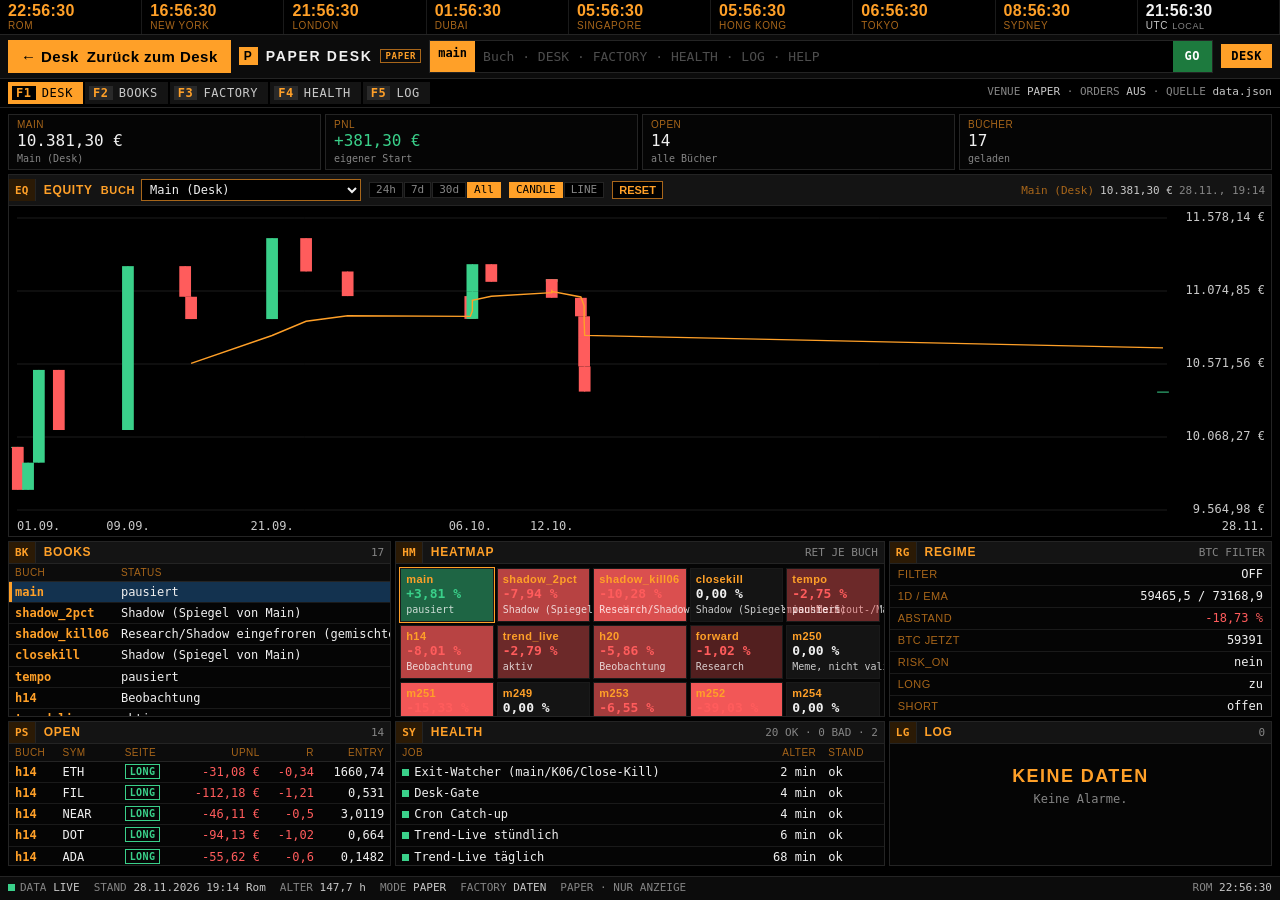
<file: kdx7rm0d02jwymx0ndu94w3n/terminal.html>
<!doctype html>
<html lang="de">
<head>
<meta charset="utf-8">
<meta name="viewport" content="width=device-width, initial-scale=1">
<meta name="robots" content="noindex,nofollow,noarchive,nosnippet">
<meta name="referrer" content="no-referrer">
<title>Paper-Desk Terminal</title>
<link rel="icon" href="data:image/svg+xml,%3Csvg xmlns='http://www.w3.org/2000/svg' viewBox='0 0 16 16'%3E%3Crect width='16' height='16' fill='%23000'/%3E%3Crect x='2' y='2' width='12' height='12' fill='none' stroke='%23ffa028'/%3E%3C/svg%3E">
<link rel="stylesheet" href="terminal.css?v=5">
<!--
  Look adapted from the Classifier Trading Terminal in
  https://github.com/zadescoxp/calibrain-harness
  Copyright (c) 2026 zadescoxp and Calibrain Harness contributors, MIT License.
  The full permission notice is in terminal.css.
-->
</head>
<body>
<div class="clocks" id="clocks"></div>
<header class="cmdbar">
  <a class="back-desk" id="back-desk" href="index.html">← Desk <span>Zurück zum Desk</span></a>
  <div class="brand" title="Paper-Desk Terminal. Nur Anzeige, keine Orders.">
    <span class="brand-mark">P</span>
    <span class="brand-name">PAPER DESK</span>
    <span class="brand-tag">PAPER</span>
  </div>
  <form class="cmd" id="cmd-form" autocomplete="off">
    <span class="cmd-sec" id="cmd-sec">PAPER</span>
    <input id="cmd" spellcheck="false" placeholder="Buch · DESK · FACTORY · HEALTH · LOG · HELP" aria-label="Befehl">
    <button class="go" type="submit">GO</button>
  </form>
  <div class="cmd-right">
    <a class="kbtn amber" id="to-desk" href="index.html">DESK</a>
  </div>
</header>
<nav class="fkeys" aria-label="Ansichten">
  <button type="button" data-view="desk"><b>F1</b>DESK</button>
  <button type="button" data-view="books"><b>F2</b>BOOKS</button>
  <button type="button" data-view="factory"><b>F3</b>FACTORY</button>
  <button type="button" data-view="health"><b>F4</b>HEALTH</button>
  <button type="button" data-view="log"><b>F5</b>LOG</button>
  <span class="fk-spacer"></span>
  <span class="venue">VENUE <b>PAPER</b> · ORDERS <b>AUS</b> · QUELLE <b>data.json</b></span>
</nav>
<div id="booterr" class="alert crit" hidden></div>
<div id="hint" class="alert" hidden></div>

<section id="view-desk" class="view on">
  <div class="strip" id="strip"></div>
  <div class="grid-desk">
    <section class="pnl a-books">
      <div class="ph"><span class="code">BK</span>BOOKS<span class="ph-r" id="bk-count">–</span></div>
      <div class="pb tight scroll" id="books" data-scroll></div>
    </section>
    <section class="pnl a-chart">
      <div class="ph chart-ph">
        <span class="code">EQ</span>EQUITY
        <label class="book-pick">BUCH
          <select id="book-pick" aria-label="Buch für die Equity-Kurve"></select>
        </label>
        <span class="seg" id="seg-series">
          <button type="button" data-set="series" data-val="comb">COMB</button>
          <button type="button" data-set="series" data-val="book">BOOK</button>
        </span>
        <span class="seg" id="seg-range">
          <button type="button" data-set="range" data-val="24h">24h</button>
          <button type="button" data-set="range" data-val="7d">7d</button>
          <button type="button" data-set="range" data-val="30d">30d</button>
          <button type="button" data-set="range" data-val="all">All</button>
        </span>
        <span class="seg">
          <button type="button" data-set="mode" data-val="candle">CANDLE</button>
          <button type="button" data-set="mode" data-val="line">LINE</button>
        </span>
        <button type="button" class="mini" id="zoom-reset">RESET</button>
        <span class="ph-r ohlc" id="ohlc"></span>
      </div>
      <div class="pb chart-wrap"><div class="chart-host" id="chart-host"><canvas id="chart"></canvas><div id="chart-tip" class="chart-tip" hidden></div></div></div>
    </section>
    <section class="pnl a-regime">
      <div class="ph"><span class="code">RG</span>REGIME<span class="ph-r">BTC FILTER</span></div>
      <div class="pb tight scroll" id="regime" data-scroll></div>
    </section>
    <section class="pnl a-pos">
      <div class="ph"><span class="code">PS</span>OPEN<span class="ph-r" id="pos-count">–</span></div>
      <div class="pb tight scroll" id="pos" data-scroll></div>
    </section>
    <section class="pnl a-heat">
      <div class="ph"><span class="code">HM</span>HEATMAP<span class="ph-r">RET JE BUCH</span></div>
      <div class="pb tight scroll" id="heat" data-scroll></div>
    </section>
    <section class="pnl a-health">
      <div class="ph"><span class="code">SY</span>HEALTH<span class="ph-r" id="health-count">–</span></div>
      <div class="pb tight scroll" id="health" data-scroll></div>
    </section>
    <section class="pnl a-log">
      <div class="ph"><span class="code">LG</span>LOG<span class="ph-r" id="log-count">–</span></div>
      <div class="pb tight scroll" id="log" data-scroll></div>
    </section>
  </div>
</section>

<section id="view-books" class="view">
  <section class="pnl">
    <div class="ph"><span class="code">BK</span>BOOKS<span class="ph-r">Zeile wählt das Buch für F1</span></div>
    <div class="pb tight scroll" id="books-full" data-scroll></div>
  </section>
</section>

<section id="view-factory" class="view">
  <div id="factory"></div>
</section>

<section id="view-health" class="view">
  <div class="stack" id="health-full"></div>
</section>

<section id="view-log" class="view">
  <div class="stack" id="log-full"></div>
</section>

<footer class="statusline" id="status"></footer>
<script src="terminal.js?v=8"></script>
</body>
</html>
</file>
<file: kdx7rm0d02jwymx0ndu94w3n/terminal.css>
/* Paper-Desk Terminal.
   Look adapted from the Classifier Trading Terminal,
   Copyright (c) 2026 zadescoxp and Calibrain Harness contributors.
   https://github.com/zadescoxp/calibrain-harness
   MIT License:

   Permission is hereby granted, free of charge, to any person obtaining a copy
   of this software and associated documentation files (the "Software"), to deal
   in the Software without restriction, including without limitation the rights
   to use, copy, modify, merge, publish, distribute, sublicense, and/or sell
   copies of the Software, and to permit persons to whom the Software is
   furnished to do so, subject to the following conditions:

   The above copyright notice and this permission notice shall be included in all
   copies or substantial portions of the Software.

   THE SOFTWARE IS PROVIDED "AS IS", WITHOUT WARRANTY OF ANY KIND, EXPRESS OR
   IMPLIED, INCLUDING BUT NOT LIMITED TO THE WARRANTIES OF MERCHANTABILITY,
   FITNESS FOR A PARTICULAR PURPOSE AND NONINFRINGEMENT. IN NO EVENT SHALL THE
   AUTHORS OR COPYRIGHT HOLDERS BE LIABLE FOR ANY CLAIM, DAMAGES OR OTHER
   LIABILITY, WHETHER IN AN ACTION OF CONTRACT, TORT OR OTHERWISE, ARISING FROM,
   OUT OF OR IN CONNECTION WITH THE SOFTWARE OR THE USE OR OTHER DEALINGS IN THE
   SOFTWARE.

   Chart drawing and the paper-desk data binding are original to this page.
   Hierarchy comes from brightness (amber labels, white values, grey context).
   Direction is never colour-only: values carry a sign or a PASS/FAIL word. */

:root {
  color-scheme: dark;
  --bg: #000;
  --panel: #050505;
  --bar: #141414;
  --bar-2: #0c0c0c;
  --line: #242424;
  --line-2: #1a1a1a;
  --amber: #ffa028;
  --amber-dim: #a8661a;
  --text: #f0f0f0;
  --text-2: #c8c8c8;
  --muted: #858585;
  --up: #3ad08a;
  --down: #ff5c5c;
  --sel: #13324f;
  --warn: #fab219;
  --mono: ui-monospace, "SFMono-Regular", "DejaVu Sans Mono", "Liberation Mono", Menlo, Consolas, monospace;
  --cond: "Arial Narrow", "Roboto Condensed", "Liberation Sans", "Helvetica Neue", system-ui, sans-serif;
}
* { box-sizing: border-box; }
html, body { background: var(--bg); overflow-x: clip; max-width: 100%; }
body {
  margin: 0;
  color: var(--text);
  font: 12px/1.35 var(--mono);
  font-variant-numeric: tabular-nums;
  -webkit-font-smoothing: antialiased;
  padding-bottom: 26px;
}
button, input { font: inherit; color: inherit; }
button { cursor: pointer; }
a { color: var(--amber); text-decoration: none; }
a:hover { text-decoration: underline; }
:focus-visible { outline: 1px solid var(--amber); outline-offset: 1px; }
.muted { color: var(--muted); }
.amb { color: var(--amber); }
.up { color: var(--up); }
.dn { color: var(--down); }
.w { color: var(--text); }

.clocks { display: grid; grid-template-columns: repeat(9, minmax(0, 1fr)); background: #000; border-bottom: 1px solid var(--line); }
.clock { padding: 3px 8px 2px; border-right: 1px solid var(--line-2); min-width: 0; }
.clock .t { color: var(--amber); font: 600 16px/1.05 var(--cond); letter-spacing: .02em; }
.clock .c { color: var(--amber-dim); font: 500 10px/1.2 var(--cond); text-transform: uppercase; letter-spacing: .06em; white-space: nowrap; overflow: hidden; text-overflow: ellipsis; }
.clock.local .t { color: var(--text); }
.clock.local .c { color: var(--text-2); }
.clock .mk { font-size: 9px; margin-left: 4px; color: var(--muted); }

.cmdbar { display: flex; align-items: stretch; gap: 8px; background: var(--bar-2); border-bottom: 1px solid var(--line); padding: 5px 8px; flex-wrap: wrap; }
.brand { display: flex; align-items: center; gap: 8px; }
.brand-mark { background: var(--amber); color: #000; font: 700 12px var(--cond); padding: 2px 5px; letter-spacing: .08em; }
.brand-name { font: 700 14px var(--cond); letter-spacing: .12em; color: var(--text); white-space: nowrap; }
.brand-tag { font: 600 9px var(--mono); color: var(--amber); border: 1px solid var(--amber-dim); padding: 1px 4px; letter-spacing: .08em; }
.cmd { flex: 1; display: flex; min-width: 180px; border: 1px solid var(--line); background: #000; }
.cmd-sec { background: var(--amber); color: #000; font-weight: 600; padding: 4px 8px; white-space: nowrap; }
.cmd input { flex: 1; min-width: 0; background: #000; border: 0; color: var(--text); font: 13px var(--mono); padding: 4px 8px; outline: none; text-transform: uppercase; caret-color: var(--amber); }
.cmd input::placeholder { color: #4d4d4d; text-transform: none; }
.go { background: #1d7a3e; color: #fff; border: 0; font-weight: 600; padding: 0 12px; letter-spacing: .05em; }
.cmd-right { display: flex; gap: 6px; align-items: center; }
.kbtn { background: var(--bar); color: var(--text-2); border: 1px solid var(--line); padding: 3px 9px; letter-spacing: .04em; font-weight: 500; display: inline-flex; align-items: center; }
a.kbtn:hover { text-decoration: none; color: var(--text); border-color: var(--muted); }
.kbtn.amber { background: var(--amber); color: #000; border-color: var(--amber); font-weight: 700; }
.back-desk { display: inline-flex; align-items: center; gap: 8px; background: var(--amber); color: #000; font: 700 15px/1 var(--cond); letter-spacing: .03em; padding: 8px 12px; border: 1px solid var(--amber); text-decoration: none; white-space: nowrap; }
.back-desk span { font-weight: 600; }
.back-desk:hover { text-decoration: none; background: #ffc46a; color: #000; }

.fkeys { display: flex; gap: 2px; padding: 3px 8px; background: #000; border-bottom: 1px solid var(--line); overflow-x: auto; align-items: center; }
.fkeys button { background: var(--bar); color: var(--text-2); border: 0; padding: 3px 10px 3px 4px; font-weight: 500; letter-spacing: .05em; white-space: nowrap; }
.fkeys button b { background: #2a2a2a; color: var(--amber); padding: 0 4px; margin-right: 6px; font-weight: 600; }
.fkeys button.on { background: var(--amber); color: #000; }
.fkeys button.on b { background: #000; color: var(--amber); }
.fk-spacer { flex: 1; }
.venue { color: var(--muted); white-space: nowrap; font-size: 11px; }
.venue b { color: var(--text-2); font-weight: 500; }

.alert { margin: 6px 8px 0; padding: 5px 8px; border-left: 3px solid var(--warn); background: #161106; color: var(--text); }
.alert b { color: var(--warn); }
.alert.crit { border-color: var(--down); background: #1a0808; }
.alert.crit b { color: var(--down); }

.view { display: none; }
#view-desk.on { display: flex; flex-direction: column; min-height: 0; }
.view.on:not(#view-desk) { display: block; padding: 6px 8px 12px; }
.view.on:not(#view-desk) .pnl { margin-bottom: 4px; }

.strip { display: grid; grid-template-columns: repeat(auto-fit, minmax(120px, 1fr)); gap: 4px; margin: 6px 8px 0; }
.cell { background: var(--panel); border: 1px solid var(--line); padding: 4px 8px; min-width: 0; }
.cell .l { color: var(--amber-dim); font: 500 10px var(--cond); text-transform: uppercase; letter-spacing: .05em; white-space: nowrap; overflow: hidden; text-overflow: ellipsis; }
.cell .n { font-size: 16px; font-weight: 500; white-space: nowrap; overflow: hidden; text-overflow: ellipsis; }
.cell .s { color: var(--muted); font-size: 10px; white-space: nowrap; overflow: hidden; text-overflow: ellipsis; }

.pnl { background: var(--panel); border: 1px solid var(--line); display: flex; flex-direction: column; min-width: 0; min-height: 0; }
.ph { display: flex; align-items: center; gap: 8px; background: var(--bar); border-bottom: 1px solid var(--line); padding: 0 6px 0 0; height: 22px; color: var(--amber); font: 600 12px var(--cond); letter-spacing: .06em; text-transform: uppercase; white-space: nowrap; overflow: hidden; flex: none; }
.ph .code { background: #2b1a05; color: var(--amber); font: 600 11px var(--mono); padding: 0 6px; height: 100%; display: flex; align-items: center; border-right: 1px solid var(--line); letter-spacing: .02em; text-transform: none; }
.ph-r { margin-left: auto; color: var(--muted); font: 400 11px var(--mono); text-transform: none; letter-spacing: 0; display: flex; gap: 6px; align-items: center; min-width: 0; }
.pb { padding: 6px 8px; flex: 1; min-height: 0; overflow: hidden; position: relative; }
.pb.tight { padding: 0; }
.pb.scroll { overflow: auto; }

.grid-desk {
  display: grid;
  gap: 4px;
  margin: 4px 8px 8px;
  min-height: 0;
  flex: 1;
  grid-template-columns: minmax(200px, 0.9fr) minmax(0, 1.15fr) minmax(200px, 0.9fr);
  grid-template-rows: minmax(0, 1.75fr) minmax(0, 0.85fr) minmax(0, 0.7fr);
  grid-template-areas: "chart chart chart" "books heat regime" "pos health log";
}
.a-books { grid-area: books; }
.a-chart { grid-area: chart; }
.a-regime { grid-area: regime; }
.a-pos { grid-area: pos; }
.a-heat { grid-area: heat; }
.a-health { grid-area: health; }
.a-log { grid-area: log; }

@media (min-width: 1101px) {
  html, body { height: 100%; }
  body { overflow: hidden; display: flex; flex-direction: column; }
  #view-desk.on { flex: 1; overflow: hidden; min-height: 0; }
  #view-factory.on, #view-books.on, #view-health.on, #view-log.on { flex: 1; min-height: 0; overflow: auto; }
}

table.t { width: 100%; border-collapse: collapse; }
.t th { position: sticky; top: 0; background: var(--bar-2); color: var(--amber-dim); font: 500 10px var(--cond); text-transform: uppercase; letter-spacing: .05em; text-align: left; padding: 3px 6px; border-bottom: 1px solid var(--line); white-space: nowrap; z-index: 1; }
.t td { padding: 2px 6px; border-bottom: 1px solid var(--line-2); white-space: nowrap; color: var(--text); }
.t th.r, .t td.r { text-align: right; }
.t tr.click { cursor: pointer; }
.t tr.click:hover td { background: #0f0f0f; }
.t tr.sel td { background: var(--sel); }
.t tr.sel td:first-child { box-shadow: inset 3px 0 0 var(--amber); }
.t .sym { color: var(--amber); font-weight: 600; }
.clip { max-width: 280px; overflow: hidden; text-overflow: ellipsis; }

.tag { display: inline-block; padding: 0 4px; font-size: 10px; font-weight: 600; letter-spacing: .04em; border: 1px solid currentColor; line-height: 13px; vertical-align: 1px; }
.tag.long { color: var(--up); }
.tag.short { color: var(--down); }
.tag.flat { color: var(--muted); }
.tag.amb { color: var(--amber); }

.kv { display: grid; grid-template-columns: minmax(0, auto) minmax(0, 1fr); }
.kv > div { padding: 2px 8px; border-bottom: 1px solid var(--line-2); white-space: nowrap; overflow: hidden; text-overflow: ellipsis; }
.kv .k { color: var(--amber-dim); text-transform: uppercase; font: 500 11px/1.55 var(--cond); letter-spacing: .04em; }
.kv .v { text-align: right; }
.note { color: var(--text-2); font-size: 11px; white-space: normal; padding: 6px 8px; line-height: 1.4; }

.seg { display: flex; gap: 1px; flex-wrap: wrap; }
.seg[hidden] { display: none; }
.chart-ph { height: auto; min-height: 28px; flex-wrap: wrap; white-space: normal; overflow: visible; padding: 4px 6px 4px 0; row-gap: 4px; }
.chart-ph .code { height: auto; align-self: stretch; min-height: 22px; }
.book-pick { display: inline-flex; align-items: center; gap: 6px; color: var(--amber); font: 600 11px var(--cond); letter-spacing: .06em; min-width: 0; }
.book-pick select { background: #000; color: var(--text); border: 1px solid var(--amber-dim); font: 12px var(--mono); max-width: min(220px, 46vw); padding: 2px 4px; }
.mini { background: #000; color: var(--amber); border: 1px solid var(--amber-dim); padding: 0 6px; font-size: 11px; height: 18px; line-height: 16px; }
.mini:hover { background: var(--amber); color: #000; }
.chart-tip { position: absolute; z-index: 4; pointer-events: none; background: #0b0b0b; border: 1px solid var(--amber-dim); color: var(--text); padding: 5px 7px; font-size: 12px; line-height: 1.35; white-space: nowrap; max-width: calc(100% - 8px); }
.chart-tip b { color: var(--amber-dim); font-weight: 500; }
.seg button { background: #000; border: 1px solid var(--line); color: var(--muted); font: 500 11px var(--mono); padding: 0 6px; height: 16px; line-height: 14px; }
.seg button.on { color: #000; background: var(--amber); border-color: var(--amber); }

.chart-wrap { padding: 0; }
.chart-host { position: absolute; inset: 0; touch-action: pan-y; }
.chart-host canvas { width: 100%; height: 100%; display: block; }
.ohlc { color: var(--text-2); font-size: 11px; overflow: hidden; text-overflow: ellipsis; }
.ohlc b { color: var(--amber-dim); font-weight: 500; margin-left: 6px; }
.ohlc b:first-child { margin-left: 0; }

.heat { display: grid; grid-template-columns: repeat(auto-fill, minmax(78px, 1fr)); gap: 3px; padding: 4px; align-content: start; }
.tile { min-height: 54px; padding: 4px 5px; border: 1px solid #1a1a1a; display: flex; flex-direction: column; justify-content: space-between; text-align: left; width: 100%; background: #141414; }
.tile .id { color: var(--amber); font: 600 11px var(--cond); letter-spacing: .04em; }
.tile .v { font-size: 13px; font-weight: 600; }
.tile .s { color: rgba(255,255,255,.78); font-size: 10px; white-space: nowrap; overflow: hidden; text-overflow: ellipsis; }
.tile.on { outline: 1px solid var(--amber); }

.bar { height: 6px; background: #141414; margin: 4px 0; }
.bar > span { display: block; height: 100%; background: var(--amber); }
.bar > span.dn { background: var(--down); }

.grid-fac { display: grid; gap: 4px; grid-template-columns: minmax(0, 0.9fr) minmax(0, 1.1fr); margin-bottom: 4px; }
.stack { display: grid; gap: 4px; }
.empty { color: var(--muted); padding: 22px 10px; text-align: center; }
.empty b { display: block; color: var(--amber); font: 600 18px var(--cond); letter-spacing: .08em; margin-bottom: 4px; }
.stages { display: flex; flex-wrap: wrap; gap: 4px; padding: 6px 8px; }
.stages i { font-style: normal; border: 1px solid var(--line); color: var(--muted); padding: 1px 6px; }
.stages i.on { background: var(--amber); color: #000; border-color: var(--amber); }

.statusline { position: fixed; left: 0; right: 0; bottom: 0; height: 24px; background: var(--bar-2); border-top: 1px solid var(--line); display: flex; align-items: center; gap: 14px; padding: 0 8px; font-size: 11px; color: var(--muted); z-index: 20; overflow: hidden; white-space: nowrap; }
.statusline b { color: var(--text-2); font-weight: 500; }
.dot { display: inline-block; width: 7px; height: 7px; margin-right: 5px; vertical-align: 0; }
.dot.ok { background: var(--up); }
.dot.bad { background: var(--down); }
.dot.warn { background: var(--warn); }
.dot.off { background: #666; }

::-webkit-scrollbar { width: 8px; height: 8px; }
::-webkit-scrollbar-track { background: #000; }
::-webkit-scrollbar-thumb { background: #2a2a2a; }

@media (max-width: 1100px) {
  .grid-desk {
    flex: none;
    height: auto;
    grid-template-columns: minmax(0, 1fr) minmax(0, 1fr);
    grid-template-rows: 380px 220px 200px 180px;
    grid-template-areas: "chart chart" "books regime" "heat health" "pos log";
  }
  body { height: auto; overflow-x: clip; overflow-y: visible; }
  #view-desk.on { display: block; overflow: visible; }
}
@media (max-width: 720px) {
  .clocks { grid-template-columns: repeat(3, minmax(0, 1fr)); }
  .clock:nth-child(n+4) { display: none; }
  .clock .t { font-size: 15px; }
  .brand-name, .venue, .st-wide { display: none; }
  .cmdbar { position: sticky; top: 0; z-index: 30; }
  .back-desk { flex: 1 1 100%; justify-content: center; min-height: 36px; }
  .cmd { min-width: 0; flex-basis: 100%; }
  .cmd-right { flex-wrap: wrap; }
  .grid-desk {
    grid-template-columns: minmax(0, 1fr);
    grid-template-rows: none;
    grid-template-areas: "chart" "books" "regime" "heat" "pos" "health" "log";
  }
  .a-chart { height: 340px; }
  .a-books, .a-regime, .a-heat, .a-pos, .a-health { height: 230px; }
  .a-log { height: 200px; }
  .grid-fac { grid-template-columns: minmax(0, 1fr); }
  .fkeys button { padding: 7px 10px 7px 4px; }
  .strip { grid-template-columns: repeat(2, minmax(0, 1fr)); }
  table.cards thead { display: none; }
  table.cards tr { display: block; border-bottom: 1px solid var(--line); padding: 3px 0 4px; }
  table.cards td {
    display: flex;
    justify-content: space-between;
    gap: 8px;
    white-space: normal;
    text-align: right;
    border-bottom: 0;
    padding: 1px 8px;
  }
  table.cards td::before {
    content: attr(data-l);
    color: var(--amber-dim);
    font: 500 10px var(--cond);
    letter-spacing: .04em;
    text-transform: uppercase;
    text-align: left;
  }
  table.cards td.r { text-align: right; }
  .t tr.sel td:first-child { box-shadow: none; }
}
</file>
